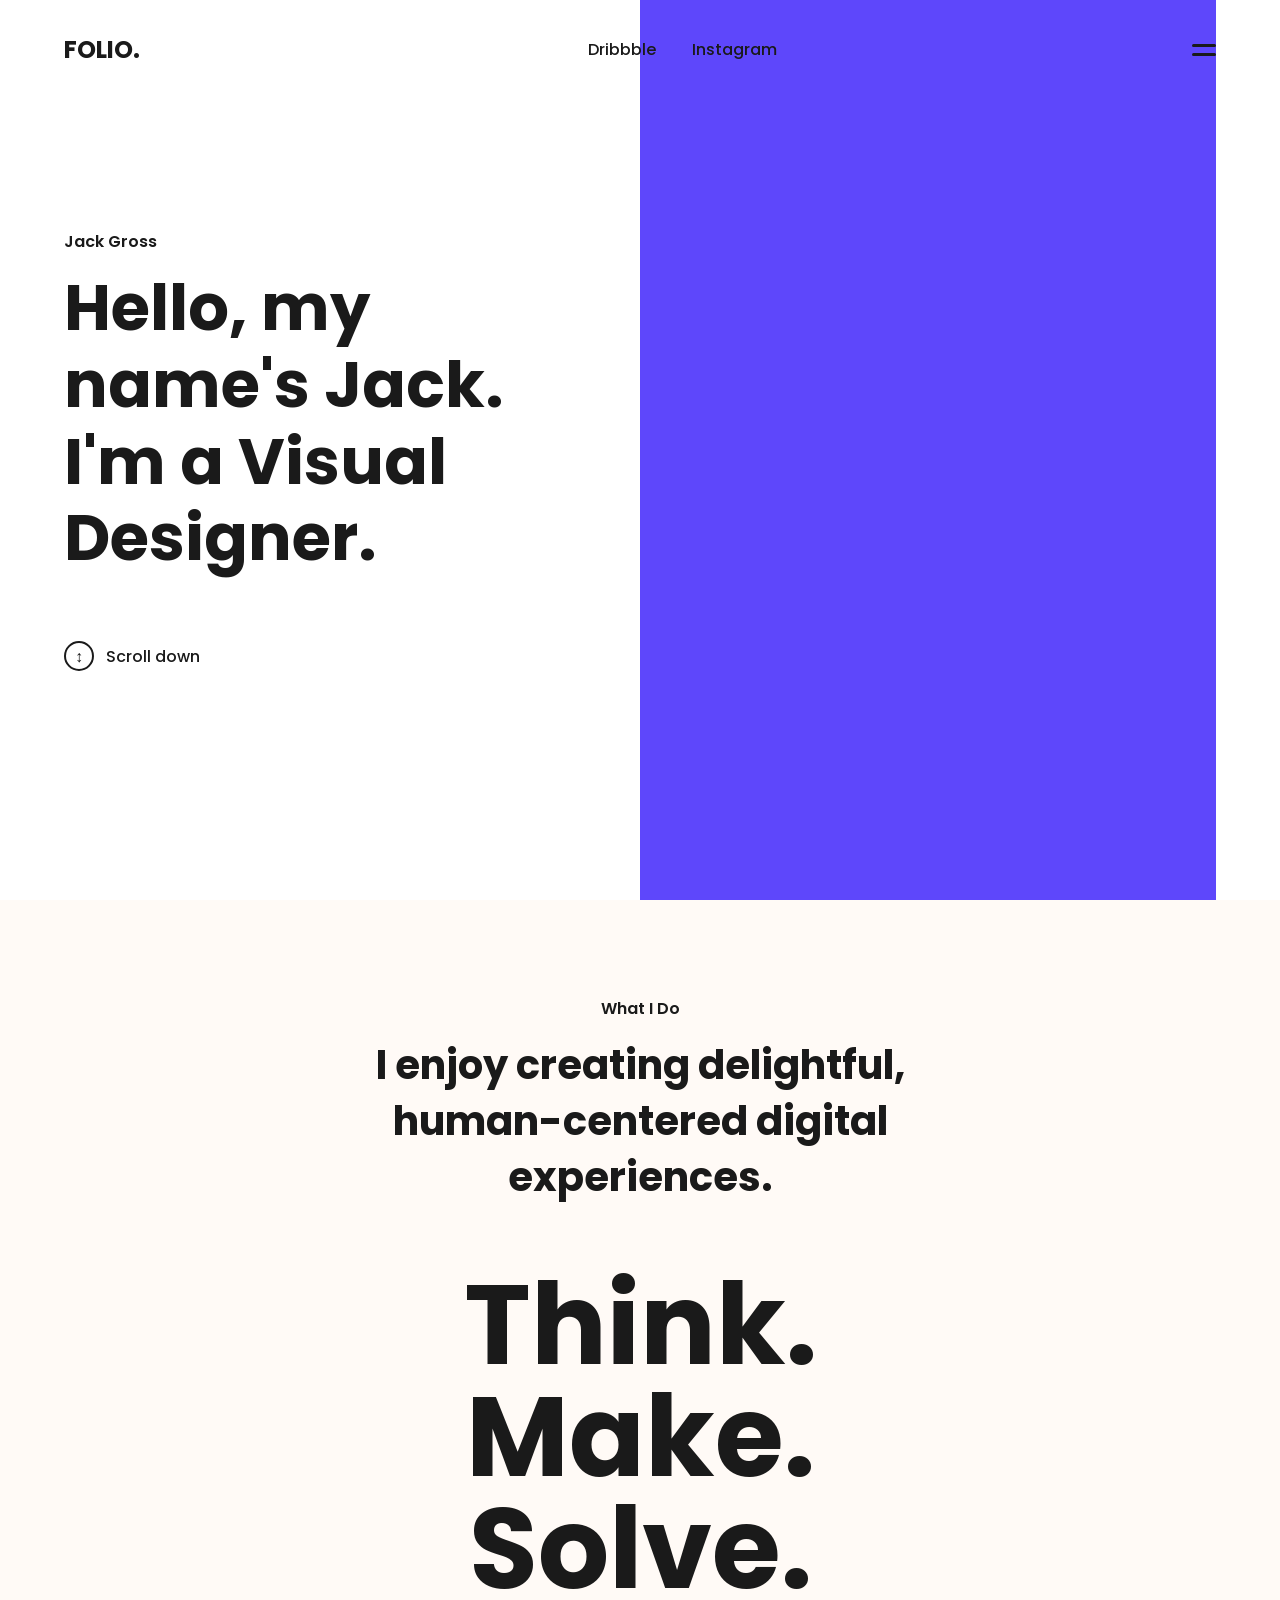
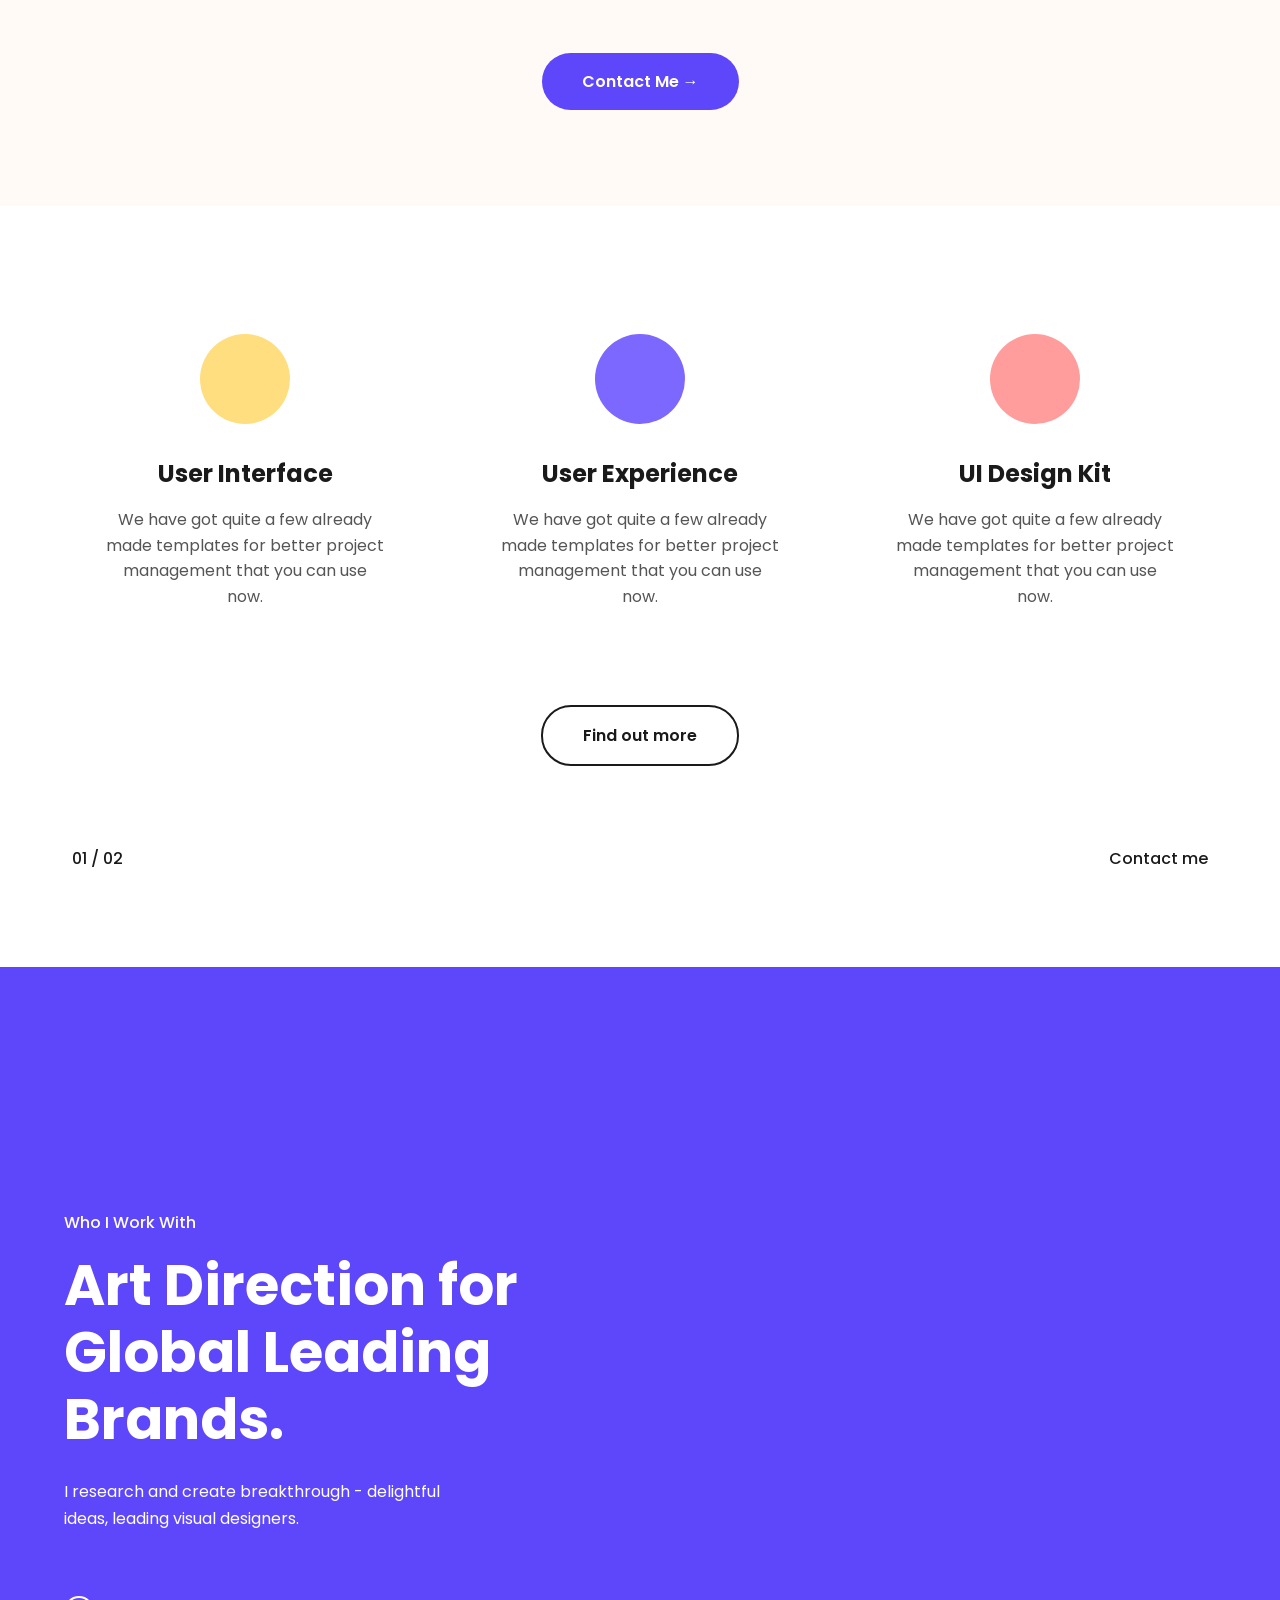
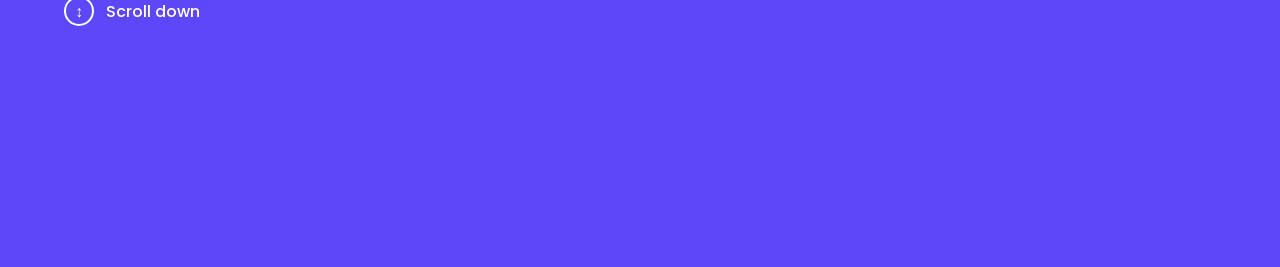
<file: index.html>
<!DOCTYPE html>
<html lang="en">
<head>
    <meta charset="UTF-8">
    <meta name="viewport" content="width=device-width, initial-scale=1.0">
    <title>Folio - Visual Designer</title>
    <link rel="stylesheet" href="style.css">
    <link rel="preconnect" href="https://fonts.googleapis.com">
    <link rel="preconnect" href="https://fonts.gstatic.com" crossorigin>
    <link href="https://fonts.googleapis.com/css2?family=Poppins:wght@400;500;600;700&display=swap" rel="stylesheet">
</head>
<body>

    <div class="container">
        <header>
            <div class="logo">FOLIO.</div>
            <nav>
                <a href="#">Dribbble</a>
                <a href="#">Instagram</a>
            </nav>
            <div class="menu-icon">
                <div class="bar"></div>
                <div class="bar"></div>
            </div>
        </header>
    </div>

    <main>
        <section class="hero-section">
            <div class="hero-content">
                <p class="intro-text">Jack Gross</p>
                <h1>Hello, my name's Jack. I'm a Visual Designer.</h1>
                <div class="scroll-down">
                    <span>&#x2195;</span> Scroll down
                </div>
            </div>
            <div class="hero-graphic">
                </div>
        </section>

        <section class="what-i-do-section">
            <div class="container">
                <div class="section-intro">
                    <p>What I Do</p>
                    <h2>I enjoy creating delightful, human-centered digital experiences.</h2>
                </div>
                <div class="large-text">
                    <p>Think.</p>
                    <p>Make.</p>
                    <p>Solve.</p>
                </div>
                <a href="#" class="btn btn-primary">Contact Me &rarr;</a>
            </div>
        </section>

        <section class="services-section">
            <div class="container">
                <div class="services-grid">
                    <div class="service-card">
                        <div class="service-icon icon-ui"></div>
                        <h3>User Interface</h3>
                        <p>We have got quite a few already made templates for better project management that you can use now.</p>
                    </div>
                    <div class="service-card">
                        <div class="service-icon icon-ux"></div>
                        <h3>User Experience</h3>
                        <p>We have got quite a few already made templates for better project management that you can use now.</p>
                    </div>
                    <div class="service-card">
                        <div class="service-icon icon-kit"></div>
                        <h3>UI Design Kit</h3>
                        <p>We have got quite a few already made templates for better project management that you can use now.</p>
                    </div>
                </div>
                <div class="services-footer">
                    <a href="#" class="btn btn-secondary">Find out more</a>
                </div>
                 <div class="pagination-footer">
                    <span>01 / 02</span>
                    <a href="#">Contact me</a>
                </div>
            </div>
        </section>

        <section class="art-direction-section">
            <div class="art-direction-content">
                <p class="intro-text">Who I Work With</p>
                <h2>Art Direction for Global Leading Brands.</h2>
                <p>I research and create breakthrough - delightful ideas, leading visual designers.</p>
                <div class="scroll-down">
                    <span>&#x2195;</span> Scroll down
                </div>
            </div>
            <div class="art-direction-graphic">
                 </div>
        </section>
    </main>

</body>
</html>
</file>
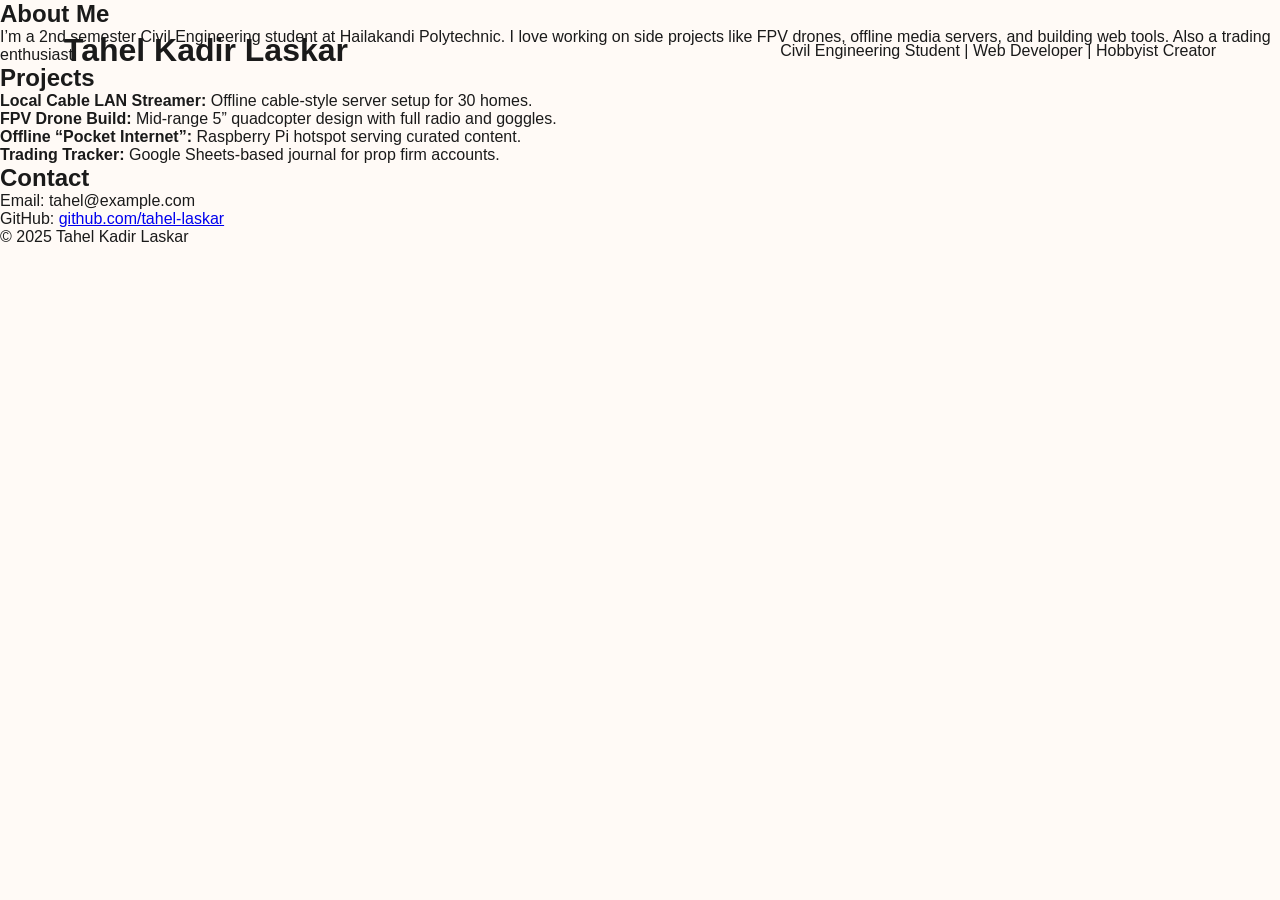
<file: 1index.html>
<!DOCTYPE html>
<html lang="en">
<head>
  <meta charset="UTF-8" />
  <meta name="viewport" content="width=device-width, initial-scale=1.0" />
  <title>Tahel Kadir Laskar | Portfolio</title>
  <link rel="stylesheet" href="style.css" />
</head>
<body>
  <header>
    <h1>Tahel Kadir Laskar</h1>
    <p>Civil Engineering Student | Web Developer | Hobbyist Creator</p>
  </header>

  <section class="about">
    <h2>About Me</h2>
    <p>I’m a 2nd semester Civil Engineering student at Hailakandi Polytechnic. I love working on side projects like FPV drones, offline media servers, and building web tools. Also a trading enthusiast!</p>
  </section>

  <section class="projects">
    <h2>Projects</h2>
    <ul>
      <li>
        <strong>Local Cable LAN Streamer:</strong> Offline cable-style server setup for 30 homes.
      </li>
      <li>
        <strong>FPV Drone Build:</strong> Mid-range 5” quadcopter design with full radio and goggles.
      </li>
      <li>
        <strong>Offline “Pocket Internet”:</strong> Raspberry Pi hotspot serving curated content.
      </li>
      <li>
        <strong>Trading Tracker:</strong> Google Sheets-based journal for prop firm accounts.
      </li>
    </ul>
  </section>

  <section class="contact">
    <h2>Contact</h2>
    <p>Email: tahel@example.com</p>
    <p>GitHub: <a href="https://github.com/tahel-laskar">github.com/tahel-laskar</a></p>
  </section>

  <footer>
    <p>© 2025 Tahel Kadir Laskar</p>
  </footer>
</body>
</html>
</file>
<file: style.css>
:root {
    --primary-purple: #5e47fb;
    --background-light: #fffaf6;
    --text-dark: #1a1a1a;
    --text-light: #ffffff;
    --text-grey: #555;
    --border-light: #e0e0e0;
}

* {
    margin: 0;
    padding: 0;
    box-sizing: border-box;
}

body {
    font-family: 'Poppins', sans-serif;
    background-color: var(--background-light);
    color: var(--text-dark);
}

.container {
    max-width: 1200px;
    margin: 0 auto;
    padding: 0 2rem;
}

/* Header */
header {
    display: flex;
    justify-content: space-between;
    align-items: center;
    padding: 2rem 0;
    position: absolute;
    width: 100%;
    top: 0;
    left: 0;
    z-index: 10;
    padding: 2rem 4rem;
}

.logo {
    font-weight: 700;
    font-size: 1.5rem;
}

nav a {
    text-decoration: none;
    color: var(--text-dark);
    margin-left: 2rem;
    font-weight: 500;
}

.menu-icon {
    display: flex;
    flex-direction: column;
    justify-content: space-around;
    width: 24px;
    height: 18px;
    cursor: pointer;
}

.menu-icon .bar {
    width: 100%;
    height: 3px;
    background-color: var(--text-dark);
    border-radius: 2px;
}

/* Hero Section */
.hero-section {
    display: grid;
    grid-template-columns: 1fr 1fr;
    min-height: 100vh;
    align-items: center;
    padding: 0 4rem;
    background-color: white;
}

.hero-content {
    display: flex;
    flex-direction: column;
    justify-content: center;
}

.hero-content .intro-text {
    font-weight: 600;
    margin-bottom: 1rem;
}

.hero-content h1 {
    font-size: 4rem;
    font-weight: 700;
    line-height: 1.2;
    max-width: 500px;
}

.scroll-down {
    margin-top: 4rem;
    font-weight: 500;
}

.scroll-down span {
    display: inline-block;
    border: 2px solid var(--text-dark);
    border-radius: 50%;
    width: 30px;
    height: 30px;
    text-align: center;
    line-height: 28px;
    margin-right: 0.5rem;
}

.hero-graphic {
    background-color: var(--primary-purple);
    height: 100%;
    /* Placeholder for graphic */
    background-image: url('https://i.imgur.com/uG9G55r.png'); /* A static placeholder image */
    background-size: cover;
    background-position: center;
}

/* What I Do Section */
.what-i-do-section {
    padding: 6rem 0;
    text-align: center;
}

.section-intro p {
    font-weight: 600;
    margin-bottom: 1rem;
}

.section-intro h2 {
    font-size: 2.5rem;
    max-width: 600px;
    margin: 0 auto 4rem auto;
    line-height: 1.4;
}

.large-text {
    font-size: 7rem;
    font-weight: 700;
    line-height: 1;
    margin-bottom: 3rem;
}

/* Buttons */
.btn {
    text-decoration: none;
    padding: 1rem 2.5rem;
    border-radius: 30px;
    font-weight: 600;
    display: inline-block;
    transition: transform 0.3s ease;
}

.btn:hover {
    transform: translateY(-3px);
}

.btn-primary {
    background-color: var(--primary-purple);
    color: var(--text-light);
}

.btn-secondary {
    background-color: transparent;
    color: var(--text-dark);
    border: 2px solid var(--text-dark);
}

/* Services Section */
.services-section {
    padding: 6rem 0;
    background-color: white;
}

.services-grid {
    display: grid;
    grid-template-columns: repeat(3, 1fr);
    gap: 3rem;
    text-align: center;
    margin-bottom: 4rem;
}

.service-card {
    padding: 2rem;
}

.service-icon {
    height: 90px;
    width: 90px;
    margin: 0 auto 2rem auto;
    border-radius: 50%;
}
.icon-ui { background-color: #ffde80; /* Placeholder color */ }
.icon-ux { background-color: #7c68ff; /* Placeholder color */ }
.icon-kit { background-color: #ff9d9d; /* Placeholder color */ }


.service-card h3 {
    font-size: 1.5rem;
    margin-bottom: 1rem;
}

.service-card p {
    color: var(--text-grey);
    line-height: 1.6;
}

.services-footer {
    text-align: center;
}

.pagination-footer {
    display: flex;
    justify-content: space-between;
    align-items: center;
    margin-top: 5rem;
    font-weight: 500;
}
.pagination-footer a {
    color: var(--text-dark);
    text-decoration: none;
}


/* Art Direction Section */
.art-direction-section {
    background-color: var(--primary-purple);
    color: var(--text-light);
    display: grid;
    grid-template-columns: 1fr 1fr;
    min-height: 100vh;
    align-items: center;
}
.art-direction-content {
    padding: 4rem;
}

.art-direction-content .intro-text {
    font-weight: 500;
    margin-bottom: 1rem;
}

.art-direction-content h2 {
    font-size: 3.5rem;
    font-weight: 700;
    line-height: 1.2;
    margin-bottom: 1.5rem;
}

.art-direction-content > p {
    max-width: 400px;
    line-height: 1.7;
}

.art-direction-content .scroll-down span {
     border: 2px solid var(--text-light);
}
.art-direction-graphic {
    height: 100%;
    /* Placeholder for graphic */
}

/* Responsive Design */
@media (max-width: 992px) {
    .hero-section, .art-direction-section {
        grid-template-columns: 1fr;
        text-align: center;
    }
    .hero-graphic, .art-direction-graphic {
        display: none; /* Hide graphics on smaller screens for simplicity */
    }
    .hero-content {
        padding: 8rem 2rem;
    }
    .hero-content h1 {
        font-size: 3rem;
    }
    .large-text {
        font-size: 4rem;
    }
    .services-grid {
        grid-template-columns: 1fr;
    }
    header {
        padding: 2rem;
    }
}

@media (max-width: 576px) {
    nav {
        display: none; /* Hide nav links for a simple hamburger menu */
    }
    .hero-content h1 {
        font-size: 2.5rem;
    }
     .section-intro h2 {
        font-size: 1.8rem;
    }
    .large-text {
        font-size: 3rem;
    }
    .art-direction-content h2 {
        font-size: 2.5rem;
    }
}
</file>
